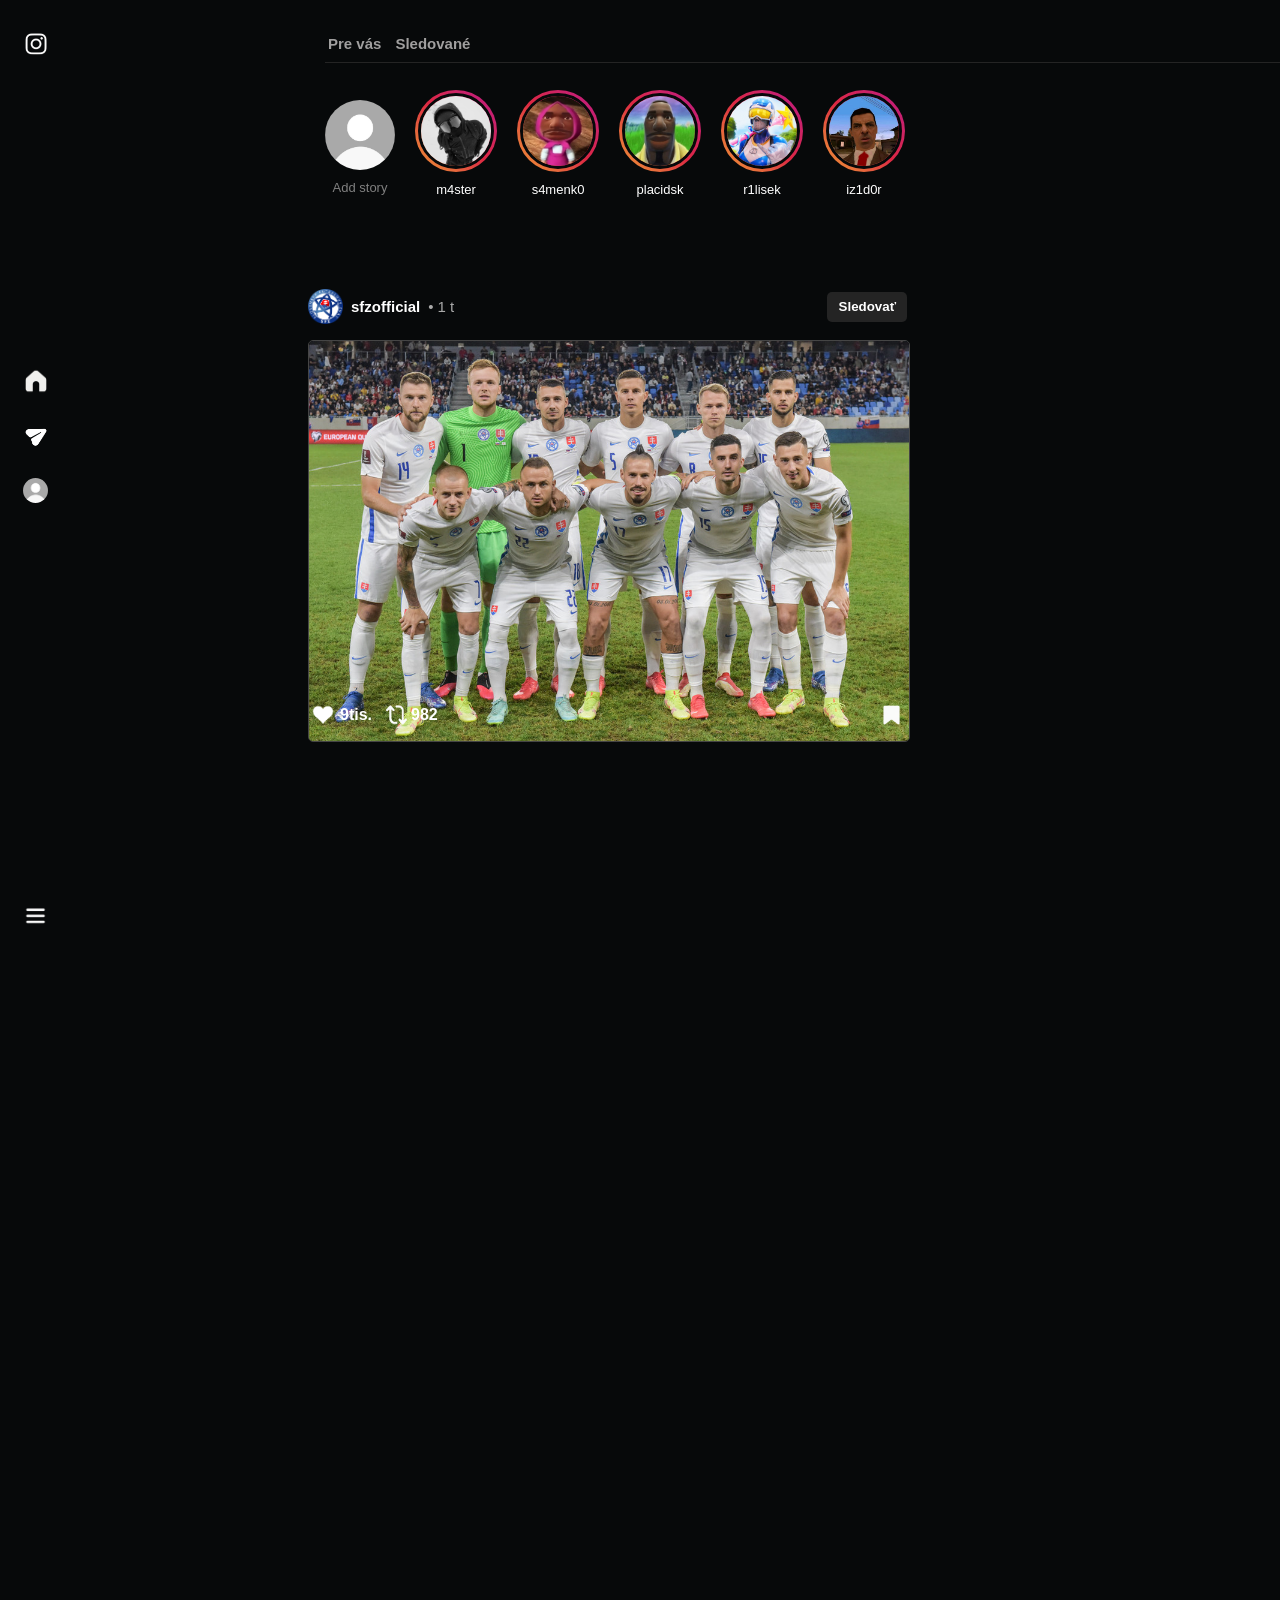
<file: index.html>
<!DOCTYPE html>
<html lang="en">

<head>
    <meta charset="UTF-8">
    <meta name="viewport" content="width=device-width, initial-scale=1.0">
    <title>Instagram</title>
    <link rel="stylesheet" href="style.css">
</head>

<body style="background-color: #07090a;">
    <div class="page-container">
        <div class="vrchnypanel">
            <img class="instagram" src="instagram.png" alt="">
            <div class="text">
                <b class="text1">Pre vás</b>
                <b class="text2">Sledované</b>
            </div>
        </div>
        <div class="line"></div>
        <div class="lavypanel">
            <div class="houseback">
                <img class="house" src="house.png" alt="">
            </div>
            <a href="spravy.html">
                <div class="spravyback">
                    <img class="spravy" src="spravy.png" alt="">
                </div>
            </a>
            <a href="pfp.html">
                <div class="pfpback">
                    <img class="pfp" src="pfp.jpg" alt="">
                </div>
            </a>
            <div class="viacback">
                <img class="viac" src="viac.png" alt="">
            </div>
        </div>
        <div class="stories">
            <div class="user1">
                <img class="user1-pfp" src="pfp.jpg" alt="PFP">
                <div class="user1-name">Add story</div>
            </div>
            <div class="user2">
                <div class="user2-ring">
                    <img class="user2-pfp" src="pfp2.jpg" alt="PFP">
                </div>
                <div class="user2-name">m4ster</div>
            </div>
            <div class="user3">
                <div class="user3-ring">
                    <img class="user3-pfp" src="pfp3.jpg" alt="PFP">
                </div>
                <div class="user3-name">s4menk0</div>
            </div>
            <div class="user4">
                <div class="user4-ring">
                    <img class="user4-pfp" src="pfp4.jpg" alt="PFP">
                </div>
                <div class="user4-name">placidsk</div>
            </div>
            <div class="user5">
                <div class="user5-ring">
                    <img class="user5-pfp" src="pfp5.jpg" alt="PFP">
                </div>
                <div class="user5-name">r1lisek</div>
            </div>
            <div class="user6">
                <div class="user6-ring">
                    <img class="user6-pfp" src="pfp6.jpg" alt="PFP">
                </div>
                <div class="user6-name">iz1d0r</div>
            </div>
        </div>
        <div class="stred">
            <img class="post" src="tim.jpeg" alt="Tim">
            <div class="postpanel1">
                <img class="post-pfp" src="sklogo.png" alt="">
                <p class="post-name" >sfzofficial</p>
                <p class="post-time">• 1 t</p>
                <div class="button">
                    <button class="follow">Sledovať</button>
                </div>
                
            </div>
            <div class="postpanel2">
                <div class="like-back">
                    <img class="like" src="srdce.png" alt="Like">
                    <b class="like-text" >9tis.</b>
                </div>
                <div class="repost-back">
                    <img class="repost" src="repost.png" alt="Repost">
                    <b class="repost-text">982</b>
                </div>
                <div class="save-back">
                    <img class="save" src="save.png" alt="">
                </div>
            </div>
        </div>
    </div>
    <div class="scrool"></div>
</body>

</html>
</file>
<file: style.css>
.instagram{
    position: fixed;
    width: 30px;
    height: 30px;
    padding: 5px;
    cursor: pointer;
    margin-left: 8px;
}
.instagram:hover{
    background-color: #242424;
    border-radius: 10px;
}
.text{
    display: flex;
    gap: 14px;
    font-family: 'Roboto', sans-serif;
    font-size: 15px;
    color: rgb(160, 159, 159);
    margin-left: 320px;
}
.text1, .text2{
    cursor: pointer;
}
.text1:active, .text2:active{
    color: white;
    
}
.vrchnypanel{
    display: flex;
    align-items: center;
    gap: 200px;
    margin-top: 35px;
}
.house{
    width: 32px;
    height: 30px;
}
.houseback{
    width: 35px;
    height: 35px;
    border-radius: 50%;
    display: flex;
    align-items: center;
    justify-content: center;
}
.houseback:hover{
    background-color: #242424;
}
.spravy{
    width: 32px;
    height: 32px;
}
.spravyback{
    width: 35px;
    height: 35px;
    border-radius: 50%;
    display: flex;
    align-items: center;
    justify-content: center;
}
.spravyback:hover{
    background-color: #242424;
}
.pfp{
    border-radius: 50%;
    width: 25px;
    height: 25px;
}
.pfpback{
    width: 35px;
    height: 35px;
    border-radius: 50%;
    display: flex;
    align-items: center;
    justify-content: center;
}
.pfpback:hover{
    background-color: #242424;
}
.viac{
    width: 37px;
    height: 32px;
}
.viacback{
    width: 35px;
    height: 35px;
    border-radius: 50%;
    display: flex;
    align-items: center;
    justify-content: center;
    margin-top: 370px;
}
.viacback:hover{
    background-color: #242424;
}
.lavypanel{
    position: fixed;
    display: flex;
    flex-direction: column;
    align-items: flex-start;
    margin-left: 10px;
    gap: 20px;
    margin-top: 300px;
}
.house, .spravy, .pfp, .viac{
    cursor: pointer;
}
.line{
    background-color: #242424;
    width: 1100px;
    height: 1px;
    margin-left: 317px;
    margin-top: 10px;
}
.stories{
    display: flex;
    gap: 20px;
    position: absolute;
    left: 325px;
    top: 90px;
}
.user1{
    display: flex;
    flex-direction: column;
    align-items: center;
    gap: 10px;
    margin-top: 10px;
}
.user1-pfp{
    width: 70px;
    height: 70px;
    border-radius: 50%;
}
.user1-name{
    color: grey;
    font-family: 'Roboto', sans-serif;
    font-size: 13px;
}
.user2, .user3, .user4, .user5, .user6{
    display: flex;
    flex-direction: column;
    align-items: center;
    gap: 10px;
    cursor: pointer;
}
.user2:active, .user3:active, .user4:active, .user5:active, .user6:active{
    transform: scale(0.95);
}
.user2-pfp, .user3-pfp, .user4-pfp, .user5-pfp, .user6-pfp{
    width: 70px;
    height: 70px;
    border-radius: 50%;
    border: #07090a 3px solid;
}
.user2-ring, .user3-ring, .user4-ring, .user5-ring, .user6-ring{
    display: flex;
    border-radius: 50%;
    align-items: center;
    border: 3px solid transparent;
    background: linear-gradient(45deg, #f09433, #e6683c, #dc2743, #cc2366, #bc1888) border-box;
    transition: transform 0.1s ease-in-out;
}

.user2-name, .user3-name, .user4-name, .user5-name, .user6-name{
    color: white;
    font-family: 'Roboto', sans-serif;
    font-size: 13px;
}
.stred{
    display: flex;
    margin-top: 220px;
    margin-left: 300px;
    flex-direction: column-reverse;
    gap: 10px;

}
.post{
    width: 600px;
    height: 400px;
    border: rgb(69, 69, 69) 1px solid;
    border-radius: 5px;
}
.postpanel1{
    display: flex;
    align-items: center;
    gap: 8px;
}
.post-pfp{
    width: 35px;
}
.post-name{
    color: white;
    font-family: 'Roboto', sans-serif;
    font-size: 15px;
    font-weight: 600;
}
.post-time{
    color: darkgrey;
    font-family: 'Roboto', sans-serif;
    font-size: 15px;
    font-weight: 500;
}
.follow{
    width: 80px;
    height: 30px;
    margin-left: 365px;
    border: none;
    border-radius: 5px;
    color: white;
    background-color: #242424;
    font-family: 'Roboto', sans-serif;
    font-weight: bold;
    cursor: pointer;
}
.follow:hover{
    background-color: #393939;
}
.scrool{
    height: 1000px;
}
.postpanel2{
    display: flex;
    align-items: center;
    width: 600px;
    position: absolute;
    bottom: 170px;
    gap: 10px;
}
.like{
    width: 30px;
    height: 20px;
}
.like-text{
    color: white;
    font-family: 'Roboto', sans-serif;
    margin-top: 1px;
}
.like-back{
    display: flex;
    align-items: center;
    gap: 2px;
    cursor: pointer;
}
.like:hover{
    transform: scale(1.1);
}
.like:active{
    transform: scale(0.95);
}
.repost{
    width: 27px;
    height: 24px;
}
.repost-text{
    color: white;
    font-family: 'Roboto', sans-serif;
    margin-top: 1px;
}
.repost-back{
    display: flex;
    align-items: center;
    gap: 2px;
    cursor: pointer;
}
.repost:hover{
    transform: scale(1.1);
}
.repost:active{
    transform: scale(0.95);
}
.save{
    width: 27px;
    height: 31px;
}
.save-back{
    display: flex;
    margin-left: 430px;
    cursor: pointer;
}
.save:hover{
    transform: scale(1.1);
}
.save:active{
    transform: scale(0.95);
}
</file>
